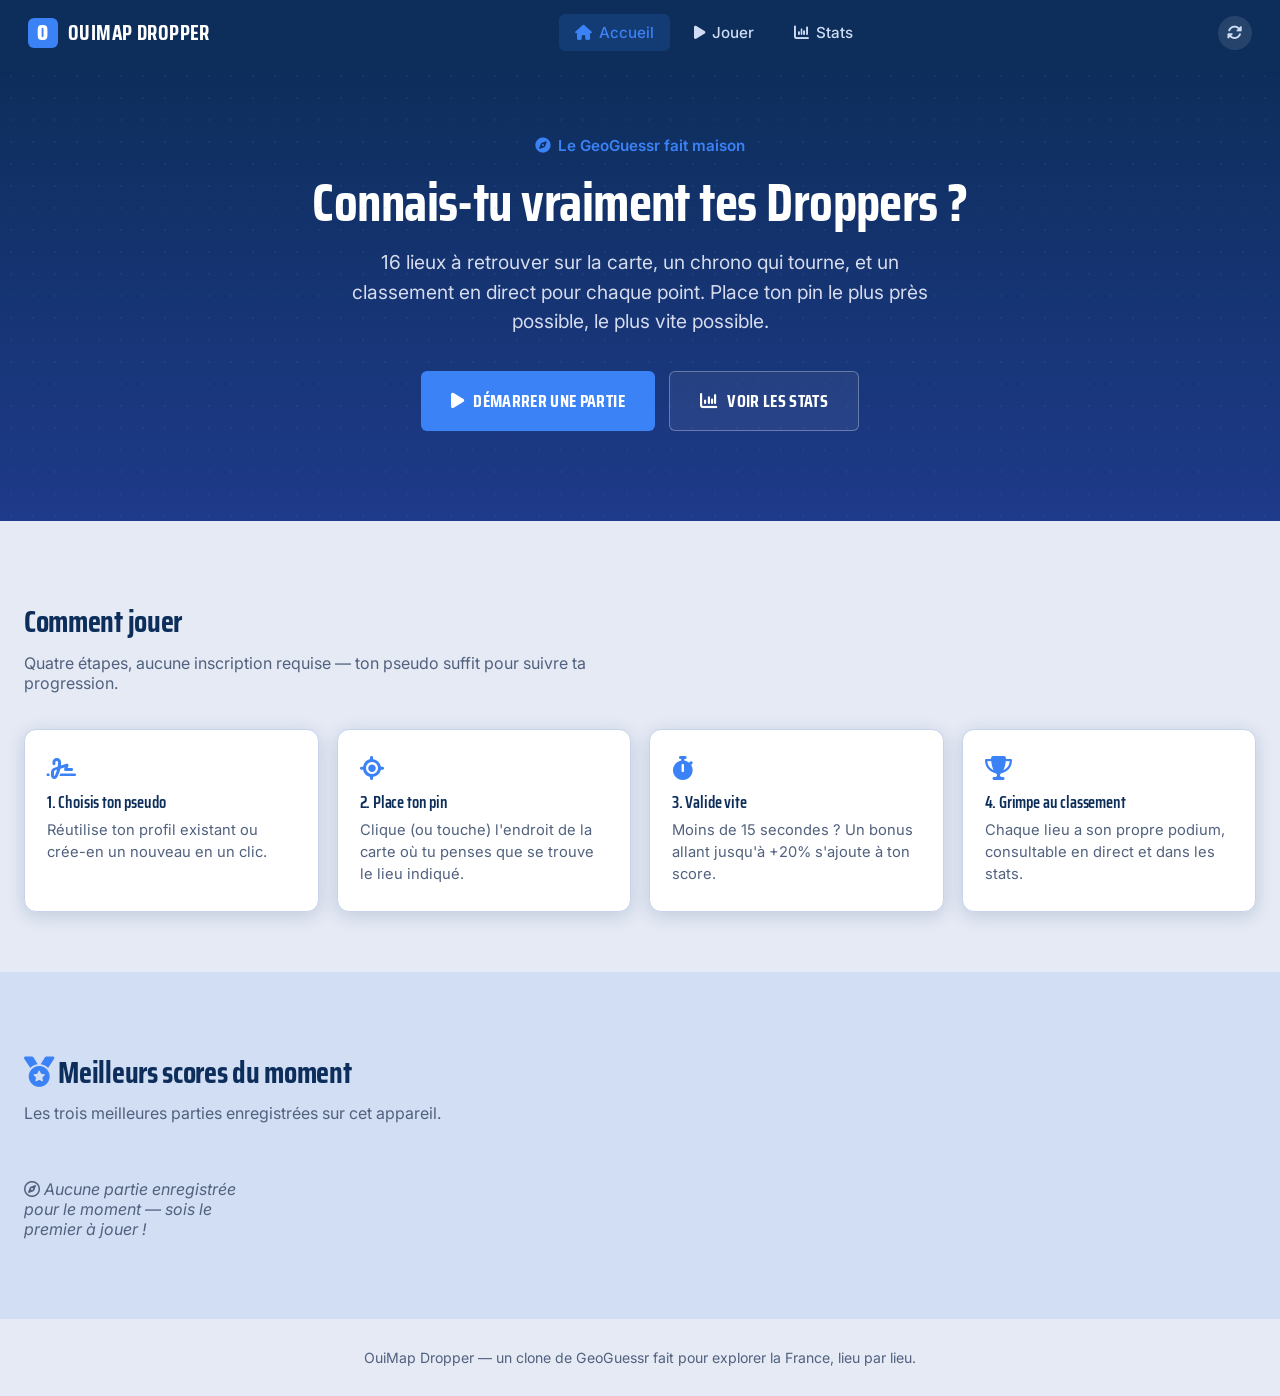
<file: index.html>
<!DOCTYPE html>
<html lang="fr">
<head>
<meta charset="UTF-8">
<meta name="viewport" content="width=device-width, initial-scale=1.0">
<link rel="apple-touch-icon" sizes="180x180" href="./favicon_io/apple-touch-icon.png">
<link rel="icon" type="image/png" sizes="32x32" href="./favicon_io/favicon-32x32.png">
<link rel="icon" type="image/png" sizes="16x16" href="./favicon_io/favicon-16x16.png">
<link rel="manifest" href="./favicon_io/site.webmanifest">

<title>OuiMap Dropper — Devine la France</title>
<link rel="stylesheet" href="https://cdnjs.cloudflare.com/ajax/libs/font-awesome/6.5.1/css/all.min.css">
<link rel="stylesheet" href="style.css">
<style>
  .hero {
    background: linear-gradient(180deg, var(--bleu-fonce) 0%, var(--bleu-intense) 100%);
    color: #dbe6fa;
    padding: 70px 24px 90px;
    position: relative;
    overflow: hidden;
  }
  .hero::after {
    content: "";
    position: absolute;
    inset: 0;
    background-image: radial-gradient(rgba(59,130,246,0.22) 1px, transparent 1px);
    background-size: 22px 22px;
    opacity: 0.5;
    pointer-events: none; /* évite que ce calque décoratif ne bloque les clics sur les boutons du hero */
  }
  .hero-inner { position: relative; max-width: 900px; margin: 0 auto; text-align: center; }
  .hero-eyebrow {
    display: inline-flex; align-items: center; gap: 8px;
    color: var(--brass); font-weight: 600; font-size: 0.95em; margin-bottom: 18px;
  }
  .hero h1 {
    color: #fff; font-size: clamp(2.2em, 6vw, 3.4em); margin: 0 0 16px; line-height: 1.08;
  }
  .hero p.lead {
    font-size: 1.2em; color: #d6dcee; max-width: 620px; margin: 0 auto 34px; line-height: 1.55;
  }
  .hero-actions { display: flex; gap: 14px; justify-content: center; flex-wrap: wrap; }
  .hero-actions .btn { font-size: 1.1em; padding: 15px 30px; }

  .welcome-back {
    max-width: 900px; margin: -46px auto 0; position: relative; z-index: 5;
    padding: 20px 26px; display: flex; align-items: center; justify-content: space-between; gap: 16px; flex-wrap: wrap;
  }
  .welcome-back .who { display: flex; align-items: center; gap: 12px; }
  .welcome-back .avatar-lg {
    width: 44px; height: 44px; border-radius: 50%; background: var(--brass); color: #fff;
    display: flex; align-items: center; justify-content: center; font-weight: 700;
  }

  .section { padding: 60px 24px; }
  .section h2 { font-size: 1.9em; margin-bottom: 8px; }
  .section .lead { color: var(--ink-soft); margin-bottom: 36px; max-width: 640px; }

  .rules-grid { display: grid; grid-template-columns: repeat(4, 1fr); gap: 18px; }
  .rule-card { padding: 26px 22px; }
  .rule-card i { font-size: 1.5em; color: var(--brass); margin-bottom: 14px; display: block; }
  .rule-card h3 { font-size: 1.05em; margin: 0 0 8px; }
  .rule-card p { color: var(--ink-soft); font-size: 0.92em; line-height: 1.5; margin: 0; }

  .podium-section { background: var(--parchment-dark); }
  .podium-grid { display: grid; grid-template-columns: repeat(3, 1fr); gap: 16px; max-width: 780px; }
  .podium-card { padding: 22px; display: flex; align-items: center; gap: 14px; }
  .podium-rank {
    width: 38px; height: 38px; border-radius: 50%; display: flex; align-items: center; justify-content: center;
    font-weight: 700; font-family: var(--font-display); font-size: 1.1em; color: #fff; flex-shrink: 0;
  }
  .rank-1 { background: var(--bleu-vif); }
  .rank-2 { background: #6b83ab; }
  .rank-3 { background: #9db3d9; }
  .podium-name { font-weight: 600; }
  .podium-score { color: var(--forest); font-weight: 700; font-size: 0.92em; }
  .empty-podium { color: var(--ink-soft); font-style: italic; padding: 20px 0; }

  footer { text-align: center; padding: 30px; color: var(--ink-soft); font-size: 0.88em; }

  @media (max-width: 900px) {
    .rules-grid { grid-template-columns: repeat(2, 1fr); }
    .podium-grid { grid-template-columns: 1fr; }
  }
  @media (max-width: 560px) {
    .rules-grid { grid-template-columns: 1fr; }
    .hero { padding: 50px 18px 70px; }
  }
</style>
</head>
<body>

<div id="top-nav-slot"></div>

<section class="hero">
  <div class="hero-inner">
    <div class="hero-eyebrow"><i class="fa-solid fa-compass"></i> Le GeoGuessr fait maison</div>
    <h1>Connais-tu vraiment tes Droppers ?</h1>
    <p class="lead">16 lieux à retrouver sur la carte, un chrono qui tourne, et un classement en direct pour chaque point. Place ton pin le plus près possible, le plus vite possible.</p>
    <div class="hero-actions">
      <a href="jeu.html" class="btn btn-brass"><i class="fa-solid fa-play"></i> Démarrer une partie</a>
      <a href="scores.html" class="btn btn-outline" style="background:rgba(255,255,255,0.06); color:#fff; border-color:rgba(255,255,255,0.3);"><i class="fa-solid fa-chart-column"></i> Voir les stats</a>
    </div>
  </div>
</section>

<div id="welcome-slot"></div>

<section class="section">
  <h2>Comment jouer</h2>
  <p class="lead">Quatre étapes, aucune inscription requise — ton pseudo suffit pour suivre ta progression.</p>
  <div class="rules-grid">
    <div class="card rule-card">
      <i class="fa-solid fa-signature"></i>
      <h3>1. Choisis ton pseudo</h3>
      <p>Réutilise ton profil existant ou crée-en un nouveau en un clic.</p>
    </div>
    <div class="card rule-card">
      <i class="fa-solid fa-location-crosshairs"></i>
      <h3>2. Place ton pin</h3>
      <p>Clique (ou touche) l'endroit de la carte où tu penses que se trouve le lieu indiqué.</p>
    </div>
    <div class="card rule-card">
      <i class="fa-solid fa-stopwatch"></i>
      <h3>3. Valide vite</h3>
      <p>Moins de 15 secondes ? Un bonus allant jusqu'à +20% s'ajoute à ton score.</p>
    </div>
    <div class="card rule-card">
      <i class="fa-solid fa-trophy"></i>
      <h3>4. Grimpe au classement</h3>
      <p>Chaque lieu a son propre podium, consultable en direct et dans les stats.</p>
    </div>
  </div>
</section>

<section class="section podium-section">
  <h2><i class="fa-solid fa-medal" style="color:var(--brass);"></i> Meilleurs scores du moment</h2>
  <p class="lead">Les trois meilleures parties enregistrées sur cet appareil.</p>
  <div id="podium" class="podium-grid"></div>
</section>

<footer>OuiMap Dropper — un clone de GeoGuessr fait pour explorer la France, lieu par lieu.</footer>

<script src="profil.js"></script>
<script>
  injecterNav('accueil');

  // Message de bienvenue si un profil est connu
  const dernierPseudo = getLastPseudo();
  if (dernierPseudo) {
    const profils = getProfils();
    const monProfil = profils.find(p => p.nom === dernierPseudo);
    const slot = document.getElementById('welcome-slot');
    if (monProfil) {
      slot.innerHTML = `
        <div class="card welcome-back">
          <div class="who">
            <span class="avatar-lg">${getInitiales(monProfil.nom)}</span>
            <div>
              <div style="font-weight:700;">Bon retour, ${monProfil.nom} !</div>
              <div class="muted" style="font-size:0.9em;">${monProfil.parties} partie${monProfil.parties > 1 ? 's' : ''} jouée${monProfil.parties > 1 ? 's' : ''} · meilleur score : ${monProfil.meilleurScore} pts</div>
            </div>
          </div>
          <a href="jeu.html" class="btn btn-forest"><i class="fa-solid fa-rotate-right"></i> Rejouer</a>
        </div>
      `;
    }
  }

  // Podium global (meilleure partie par joueur)
  const podiumEl = document.getElementById('podium');
  const profils = getProfils().slice(0, 3);
  if (profils.length === 0) {
    podiumEl.innerHTML = `<div class="empty-podium"><i class="fa-regular fa-compass"></i> Aucune partie enregistrée pour le moment — sois le premier à jouer !</div>`;
  } else {
    podiumEl.innerHTML = profils.map((p, i) => `
      <div class="card podium-card">
        <div class="podium-rank rank-${i + 1}">${i + 1}</div>
        <div>
          <div class="podium-name">${p.nom}</div>
          <div class="podium-score">${p.meilleurScore} pts</div>
        </div>
      </div>
    `).join('');
  }
</script>
</body>
</html>
</file>
<file: style.css>
/* ============================================================
   OuiMap Dropper — Design System
   Conforme à la Charte Graphique OUIDROP 2026
   ============================================================ */

@import url('https://fonts.googleapis.com/css2?family=Saira+Condensed:wght@300;400;500;600;700;800;900&family=Inter:wght@400;500;600;700&display=swap');

:root {
  /* --- Couleurs principales (charte OUIDROP 2026) --- */
  --bleu-fonce: #0D2E5B;     /* Dominant : logo, fonds principaux, textes structurants */
  --bleu-intense: #1E3A8A;   /* Structure : liens, éléments interactifs, accents graphiques */
  --bleu-vif: #3B82F6;       /* Accent : CTA, interactions, highlights, focus */
  --bleu-vif-hover: #2563eb;
  --bleu-clair: #E5EAF5;     /* Support : fonds, zones UI, aplats secondaires */
  --bleu-clair-dark: #D2DEF3;
  --rouge-signal: #E22424;   /* Accent fort : points d'attention, ponctuel et fonctionnel */
  --rouge-signal-dark: #b91c1c;
  --blanc: #FFFFFF;
  --gris-fonce: #333333;     /* Fond foncé alternatif (cf. charte logo) */

  /* --- Rôles sémantiques (repris de la palette ci-dessus, aucune couleur hors charte) --- */
  --ink: var(--bleu-fonce);
  --ink-soft: #51617e;       /* dérivé du bleu foncé, pour le texte secondaire */
  --parchment: var(--bleu-clair);
  --parchment-dark: var(--bleu-clair-dark);
  --card: var(--blanc);
  --brass: var(--bleu-vif);
  --brass-dark: var(--bleu-vif-hover);
  --coral: var(--rouge-signal);
  --coral-dark: var(--rouge-signal-dark);
  --forest: var(--bleu-intense);       /* "points / succès" — reste dans la palette */
  --forest-light: var(--bleu-clair-dark);
  --line: #c7d3ea;
  --shadow: rgba(13, 46, 91, 0.16);

  --radius-s: 6px;
  --radius-m: 12px;
  --radius-l: 20px;

  --font-display: 'Saira Condensed', 'Arial Narrow', sans-serif; /* titres, CTA, chiffres clés */
  --font-body: 'Inter', -apple-system, BlinkMacSystemFont, sans-serif; /* texte courant */
}

* { box-sizing: border-box; }

html, body { max-width: 100%; overflow-x: hidden; }

body {
  font-family: var(--font-body);
  background: var(--parchment);
  color: var(--ink);
  margin: 0;
}

img, svg, canvas, table { max-width: 100%; }

h1, h2, h3, h4, .display {
  font-family: var(--font-display);
  font-weight: 700;
  color: var(--ink);
  letter-spacing: -0.01em;
  line-height: 1.0;
}
h1 { font-weight: 700; }
h3 { font-weight: 600; }
h4 { font-weight: 500; }

a { color: inherit; }

/* ---------- Barre de navigation partagée ---------- */
.top-nav {
  display: flex;
  align-items: center;
  justify-content: space-between;
  padding: 14px 28px;
  background: var(--bleu-fonce);
  color: var(--blanc);
  box-shadow: 0 2px 10px var(--shadow);
  position: sticky;
  top: 0;
  z-index: 500;
}

.top-nav .brand {
  display: flex;
  align-items: center;
  gap: 10px;
  font-family: var(--font-display);
  font-weight: 700;
  font-size: 1.3em;
  letter-spacing: 0.02em;
  text-transform: uppercase;
  color: #fff;
  text-decoration: none;
}

.top-nav .brand .o-mark {
  width: 30px; height: 30px;
  background: var(--bleu-vif);
  color: #fff;
  border-radius: 6px;
  display: flex; align-items: center; justify-content: center;
  font-family: var(--font-display);
  font-weight: 900;
  font-size: 1.05em;
  flex-shrink: 0;
}

.top-nav .nav-links {
  display: flex;
  gap: 8px;
}

.top-nav .nav-links a {
  display: flex;
  align-items: center;
  gap: 7px;
  text-decoration: none;
  color: #cfdcf4;
  padding: 9px 16px;
  border-radius: var(--radius-s);
  font-weight: 500;
  font-size: 0.95em;
  transition: background 0.15s ease, color 0.15s ease;
}

.top-nav .nav-links a:hover,
.top-nav .nav-links a.active {
  background: rgba(255,255,255,0.1);
  color: #fff;
}

.top-nav .nav-links a.active { color: var(--bleu-vif); background: rgba(59,130,246,0.16); }

.player-chip {
  display: flex;
  align-items: center;
  gap: 8px;
  background: rgba(255,255,255,0.1);
  padding: 6px 14px 6px 8px;
  border-radius: 999px;
  font-size: 0.9em;
  font-weight: 500;
}

.player-chip .avatar {
  width: 26px; height: 26px;
  border-radius: 50%;
  background: var(--bleu-vif);
  color: #fff;
  display: flex; align-items: center; justify-content: center;
  font-weight: 700;
  font-size: 0.85em;
  font-family: var(--font-display);
}

.sync-btn {
  display: flex; align-items: center; justify-content: center;
  width: 34px; height: 34px;
  border-radius: 50%;
  border: none;
  background: rgba(255,255,255,0.1);
  color: #cfdcf4;
  cursor: pointer;
  font-size: 0.95em;
  transition: background 0.15s ease, color 0.15s ease;
  flex-shrink: 0;
}
.sync-btn:hover { background: rgba(255,255,255,0.18); color: #fff; }
.sync-btn.syncing { color: var(--bleu-vif); pointer-events: none; }
.sync-btn.syncing i { animation: sync-spin 0.9s linear infinite; }
@keyframes sync-spin { from { transform: rotate(0deg); } to { transform: rotate(360deg); } }

/* ---------- Nav responsive : évite tout débordement horizontal sur mobile ---------- */
@media (max-width: 640px) {
  .top-nav { padding: 10px 14px; gap: 6px; }
  .top-nav .brand { font-size: 1.1em; gap: 6px; }
  .top-nav .nav-links { gap: 2px; }
  .top-nav .nav-links a { padding: 8px 10px; }
  .top-nav .nav-links a .nav-label { display: none; } /* icônes seules sur mobile */
  .player-chip { padding: 6px; gap: 0; }
  .player-chip .chip-label { display: none; } /* avatar seul sur mobile, pseudo trop long sinon */
}
@media (max-width: 420px) {
  .top-nav .brand .brand-label { display: none; } /* garde uniquement le repère "O" si l'écran est très étroit */
}

/* ---------- Boutons (Saira Condensed Bold, cf. charte CTA) ---------- */
.btn {
  display: inline-flex;
  align-items: center;
  justify-content: center;
  gap: 9px;
  border: none;
  cursor: pointer;
  font-family: var(--font-display);
  font-weight: 700;
  font-size: 1.05em;
  text-transform: uppercase;
  letter-spacing: 0.02em;
  padding: 13px 26px;
  border-radius: var(--radius-s);
  transition: transform 0.12s ease, box-shadow 0.12s ease, background 0.15s ease;
  text-decoration: none;
}

.btn:active { transform: scale(0.97); }

.btn-primary { background: var(--bleu-fonce); color: #fff; }
.btn-primary:hover { background: #0a2447; box-shadow: 0 4px 14px var(--shadow); }

.btn-brass { background: var(--bleu-vif); color: #fff; }
.btn-brass:hover { background: var(--bleu-vif-hover); box-shadow: 0 4px 14px var(--shadow); }

.btn-forest { background: var(--bleu-intense); color: #fff; }
.btn-forest:hover { background: #16296b; box-shadow: 0 4px 14px var(--shadow); }

.btn-outline {
  background: transparent;
  color: var(--ink);
  border: 1.5px solid var(--line);
}
.btn-outline:hover { border-color: var(--bleu-fonce); background: rgba(13,46,91,0.05); }

.btn-ghost {
  background: transparent;
  color: var(--ink-soft);
}
.btn-ghost:hover { color: var(--ink); }

.btn:disabled { opacity: 0.45; cursor: not-allowed; transform: none; }

.btn-block { width: 100%; }

/* ---------- Cartes / conteneurs ---------- */
.card {
  background: var(--card);
  border-radius: var(--radius-m);
  box-shadow: 0 4px 18px var(--shadow);
  border: 1px solid var(--line);
}

.badge {
  display: inline-flex;
  align-items: center;
  gap: 6px;
  padding: 4px 11px;
  border-radius: 999px;
  font-size: 0.78em;
  font-weight: 600;
}
.badge-brass { background: #dbe8fd; color: var(--bleu-vif-hover); }
.badge-forest { background: var(--bleu-clair-dark); color: var(--bleu-intense); }
.badge-coral { background: #fbdada; color: var(--rouge-signal-dark); }

/* ---------- Formulaires ---------- */
input[type="text"], select {
  font-family: var(--font-body);
  font-size: 1em;
  padding: 11px 14px;
  border-radius: var(--radius-s);
  border: 1.5px solid var(--line);
  background: #fff;
  color: var(--ink);
}
input[type="text"]:focus, select:focus {
  outline: none;
  border-color: var(--bleu-vif);
  box-shadow: 0 0 0 3px rgba(59, 130, 246, 0.22);
}

/* Accessibilité : focus visible clavier */
a:focus-visible, button:focus-visible, select:focus-visible, input:focus-visible {
  outline: 3px solid var(--bleu-vif);
  outline-offset: 2px;
}

@media (prefers-reduced-motion: reduce) {
  * { animation-duration: 0.001ms !important; transition-duration: 0.001ms !important; }
}

/* ---------- Utilitaires ---------- */
.muted { color: var(--ink-soft); }
.text-center { text-align: center; }
.container { max-width: 1200px; margin: 0 auto; padding: 0 24px; }
</file>
